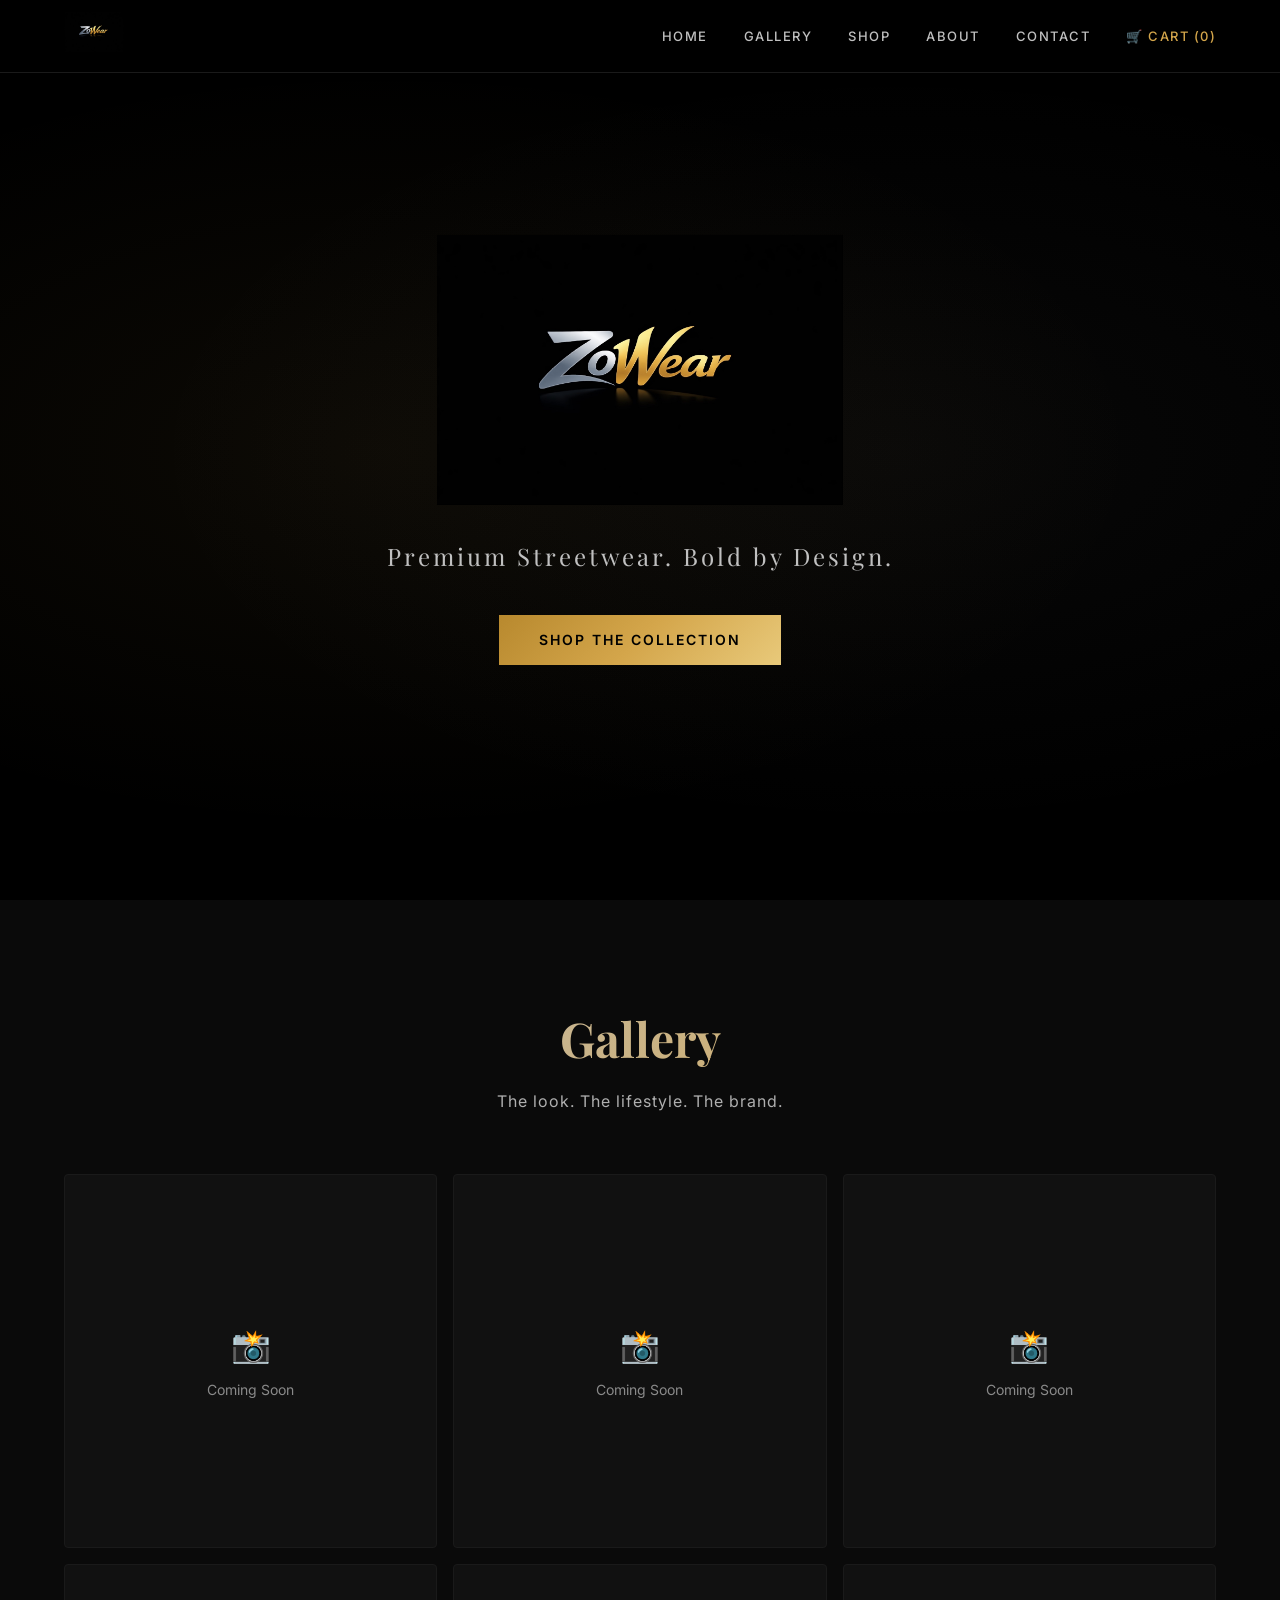
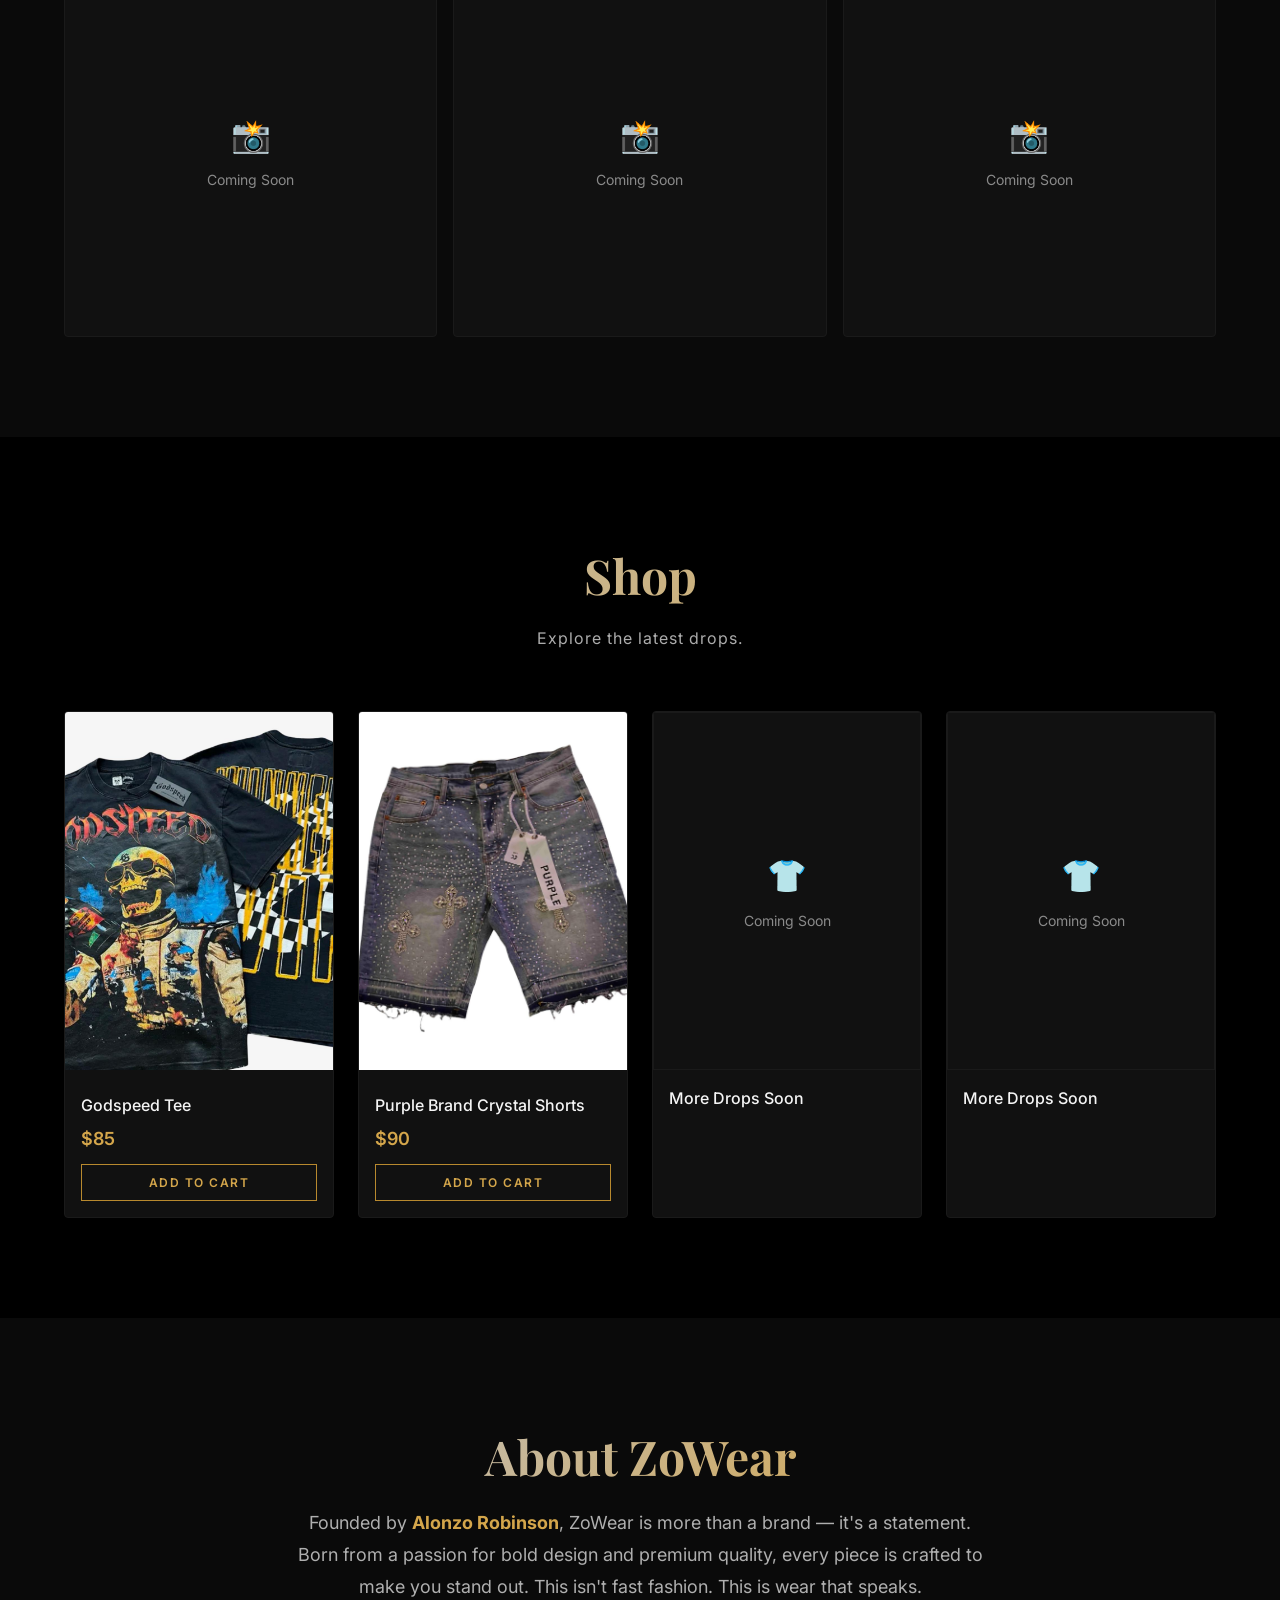
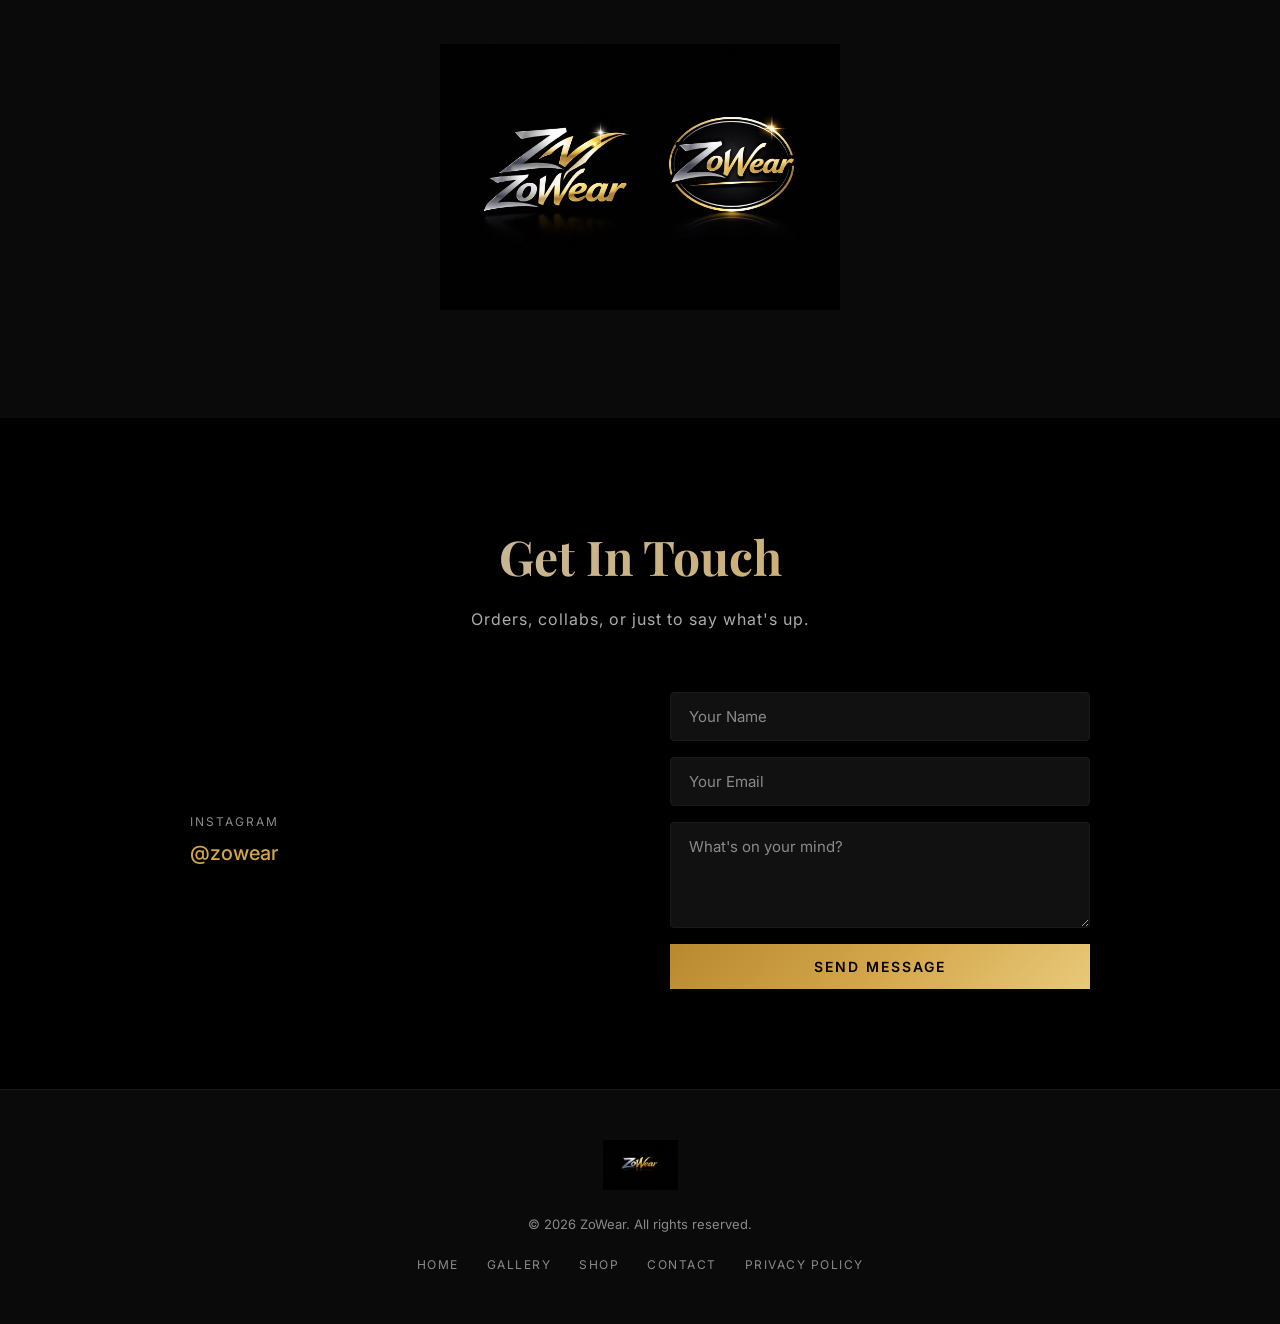
<file: index.html>
<!DOCTYPE html>
<html lang="en">
<head>
    <meta charset="UTF-8">
    <meta name="viewport" content="width=device-width, initial-scale=1.0">
    <title>ZoWear — Premium Streetwear by Alonzo Robinson</title>
    <meta name="description" content="ZoWear — Premium streetwear brand. Shop the latest collection from Alonzo Robinson.">
    <link rel="icon" type="image/png" href="assets/images/logo-main.png">
    <link rel="preconnect" href="https://fonts.googleapis.com">
    <link rel="preconnect" href="https://fonts.gstatic.com" crossorigin>
    <link href="https://fonts.googleapis.com/css2?family=Playfair+Display:wght@400;700&family=Inter:wght@300;400;500;600&display=swap" rel="stylesheet">
    <link rel="stylesheet" href="assets/css/style.css">
    <!-- Snipcart -->
    <link rel="stylesheet" href="https://cdn.snipcart.com/themes/v3.7.1/default/snipcart.css">
</head>
<body>

    <!-- NAVIGATION -->
    <nav class="nav" id="nav">
        <div class="nav-inner">
            <a href="#" class="nav-logo">
                <img src="assets/images/logo-main.png" alt="ZoWear" class="nav-logo-img">
            </a>
            <button class="nav-toggle" id="navToggle" aria-label="Menu">
                <span></span><span></span><span></span>
            </button>
            <ul class="nav-links" id="navLinks">
                <li><a href="#home">Home</a></li>
                <li><a href="#gallery">Gallery</a></li>
                <li><a href="#catalog">Shop</a></li>
                <li><a href="#about">About</a></li>
                <li><a href="#contact">Contact</a></li>
                <li><a href="#" class="snipcart-checkout nav-cart">🛒 Cart (<span class="snipcart-items-count">0</span>)</a></li>
            </ul>
        </div>
    </nav>

    <!-- HERO -->
    <section class="hero" id="home">
        <div class="hero-overlay"></div>
        <div class="hero-content">
            <img src="assets/images/logo-main.png" alt="ZoWear" class="hero-logo">
            <p class="hero-tagline">Premium Streetwear. Bold by Design.</p>
            <a href="#catalog" class="btn btn-gold">Shop the Collection</a>
        </div>
    </section>

    <!-- GALLERY -->
    <section class="section gallery-section" id="gallery">
        <div class="container">
            <h2 class="section-title">Gallery</h2>
            <p class="section-subtitle">The look. The lifestyle. The brand.</p>
            <div class="gallery-grid" id="galleryGrid">
                <div class="gallery-item placeholder-item">
                    <div class="placeholder-content">
                        <span class="placeholder-icon">📸</span>
                        <span>Coming Soon</span>
                    </div>
                </div>
                <div class="gallery-item placeholder-item">
                    <div class="placeholder-content">
                        <span class="placeholder-icon">📸</span>
                        <span>Coming Soon</span>
                    </div>
                </div>
                <div class="gallery-item placeholder-item">
                    <div class="placeholder-content">
                        <span class="placeholder-icon">📸</span>
                        <span>Coming Soon</span>
                    </div>
                </div>
                <div class="gallery-item placeholder-item">
                    <div class="placeholder-content">
                        <span class="placeholder-icon">📸</span>
                        <span>Coming Soon</span>
                    </div>
                </div>
                <div class="gallery-item placeholder-item">
                    <div class="placeholder-content">
                        <span class="placeholder-icon">📸</span>
                        <span>Coming Soon</span>
                    </div>
                </div>
                <div class="gallery-item placeholder-item">
                    <div class="placeholder-content">
                        <span class="placeholder-icon">📸</span>
                        <span>Coming Soon</span>
                    </div>
                </div>
            </div>
        </div>
    </section>

    <!-- CATALOG -->
    <section class="section catalog-section" id="catalog">
        <div class="container">
            <h2 class="section-title">Shop</h2>
            <p class="section-subtitle">Explore the latest drops.</p>
            <div class="catalog-grid" id="catalogGrid">
                <!--
                    PRODUCT TEMPLATE — Duplicate this block for each product.
                    Replace: id, name, price, image, description, url
                    The data-item-url MUST match the live page URL for Snipcart validation.
                -->
                <div class="product-card">
                    <div class="product-image">
                        <img src="assets/images/products/godspeed-tee.jpg" alt="Godspeed Tee">
                    </div>
                    <div class="product-info">
                        <h3 class="product-name">Godspeed Tee</h3>
                        <p class="product-price">$85</p>
                        <button class="btn btn-buy snipcart-add-item"
                            data-item-id="godspeed-tee"
                            data-item-name="Godspeed Tee"
                            data-item-price="85.00"
                            data-item-url="/"
                            data-item-description="Godspeed graphic tee — front & back print"
                            data-item-image="assets/images/products/godspeed-tee.jpg"
                            data-item-custom1-name="Size"
                            data-item-custom1-options="S|M|L|XL|XXL">
                            Add to Cart
                        </button>
                    </div>
                </div>
                <div class="product-card">
                    <div class="product-image">
                        <img src="assets/images/products/purple-shorts.jpg" alt="Purple Brand Crystal Shorts">
                    </div>
                    <div class="product-info">
                        <h3 class="product-name">Purple Brand Crystal Shorts</h3>
                        <p class="product-price">$90</p>
                        <button class="btn btn-buy snipcart-add-item"
                            data-item-id="purple-crystal-shorts"
                            data-item-name="Purple Brand Crystal Shorts"
                            data-item-price="90.00"
                            data-item-url="/"
                            data-item-description="Purple Brand denim shorts with crystal cross detail"
                            data-item-image="assets/images/products/purple-shorts.jpg"
                            data-item-custom1-name="Size"
                            data-item-custom1-options="28|30|32|34|36|38">
                            Add to Cart
                        </button>
                    </div>
                </div>
                <div class="product-card">
                    <div class="product-image placeholder-item">
                        <div class="placeholder-content">
                            <span class="placeholder-icon">👕</span>
                            <span>Coming Soon</span>
                        </div>
                    </div>
                    <div class="product-info">
                        <h3 class="product-name">More Drops Soon</h3>
                        <p class="product-price">&nbsp;</p>
                    </div>
                </div>
                <div class="product-card">
                    <div class="product-image placeholder-item">
                        <div class="placeholder-content">
                            <span class="placeholder-icon">👕</span>
                            <span>Coming Soon</span>
                        </div>
                    </div>
                    <div class="product-info">
                        <h3 class="product-name">More Drops Soon</h3>
                        <p class="product-price">&nbsp;</p>
                    </div>
                </div>
            </div>
        </div>
    </section>

    <!-- ABOUT -->
    <section class="section about-section" id="about">
        <div class="container">
            <div class="about-content">
                <h2 class="section-title">About ZoWear</h2>
                <p class="about-text">
                    Founded by <strong>Alonzo Robinson</strong>, ZoWear is more than a brand — it's a statement. 
                    Born from a passion for bold design and premium quality, every piece is crafted to make you 
                    stand out. This isn't fast fashion. This is wear that speaks.
                </p>
                <div class="about-founder">
                    <img src="assets/images/logo-variants.png" alt="ZoWear Logos" class="about-logo">
                </div>
            </div>
        </div>
    </section>

    <!-- CONTACT -->
    <section class="section contact-section" id="contact">
        <div class="container">
            <h2 class="section-title">Get In Touch</h2>
            <p class="section-subtitle">Orders, collabs, or just to say what's up.</p>
            <div class="contact-grid">
                <div class="contact-info">
                    <div class="contact-item">
                        <span class="contact-label">Instagram</span>
                        <a href="https://instagram.com/zowear" target="_blank" class="contact-link">@zowear</a>
                    </div>
                </div>
                <form class="contact-form" id="contactForm">
                    <input type="text" name="name" placeholder="Your Name" required>
                    <input type="email" name="email" placeholder="Your Email" required>
                    <textarea name="message" placeholder="What's on your mind?" rows="4" required></textarea>
                    <button type="submit" class="btn btn-gold">Send Message</button>
                </form>
            </div>
        </div>
    </section>

    <!-- FOOTER -->
    <footer class="footer">
        <div class="container">
            <img src="assets/images/logo-main.png" alt="ZoWear" class="footer-logo">
            <p class="footer-text">&copy; 2026 ZoWear. All rights reserved.</p>
            <div class="footer-links">
                <a href="#home">Home</a>
                <a href="#gallery">Gallery</a>
                <a href="#catalog">Shop</a>
                <a href="#contact">Contact</a>
                <a href="privacy.html">Privacy Policy</a>
            </div>
        </div>
    </footer>

    <!-- Snipcart Container — replace YOUR_API_KEY with your Snipcart public API key -->
    <div hidden id="snipcart" data-api-key="MTBiNGU2OTgtODFjNy00YzE5LWI1YmQtZDZmMjAwOTA1ZTdiNjM5MDk4MTg5Njk2MjgzODMz" data-config-modal-style="side" data-currency="usd">
    </div>
    <script async src="https://cdn.snipcart.com/themes/v3.7.1/default/snipcart.js"></script>
    <script src="assets/js/main.js"></script>
</body>
</html>
</file>
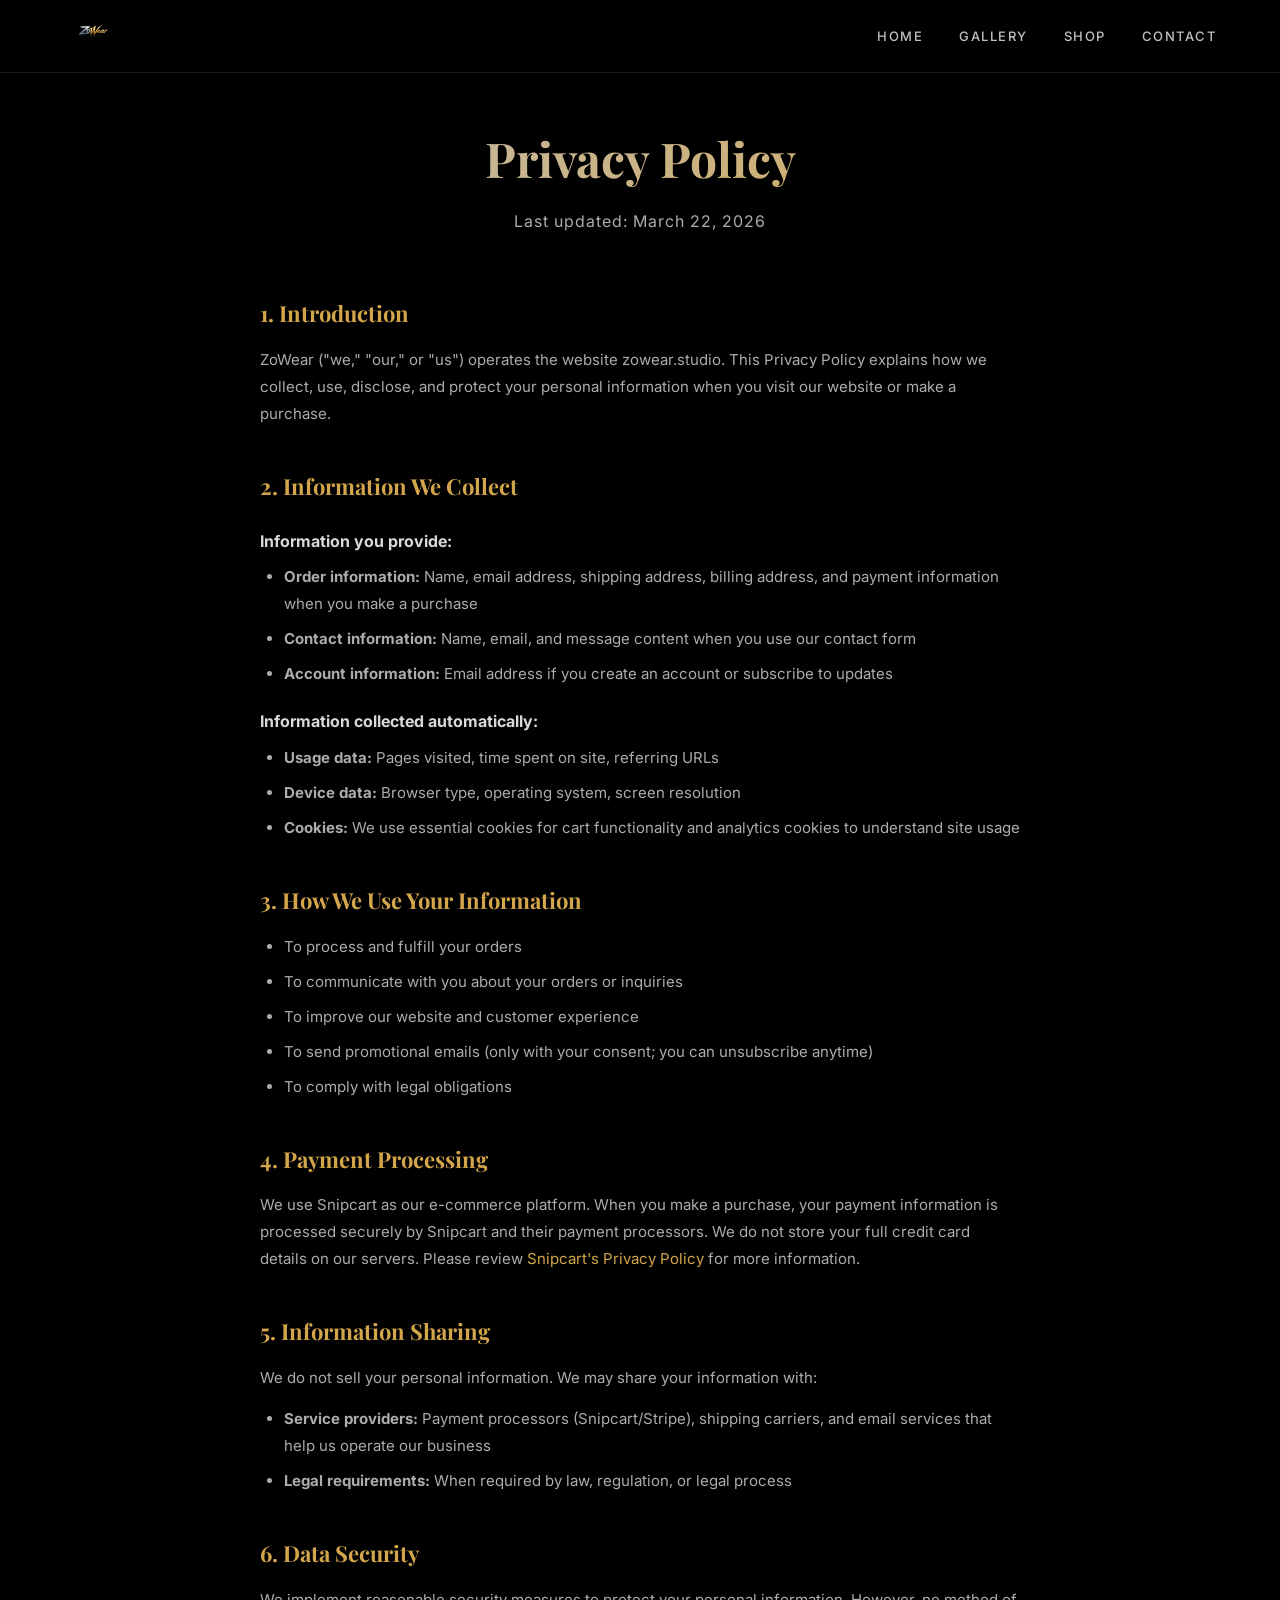
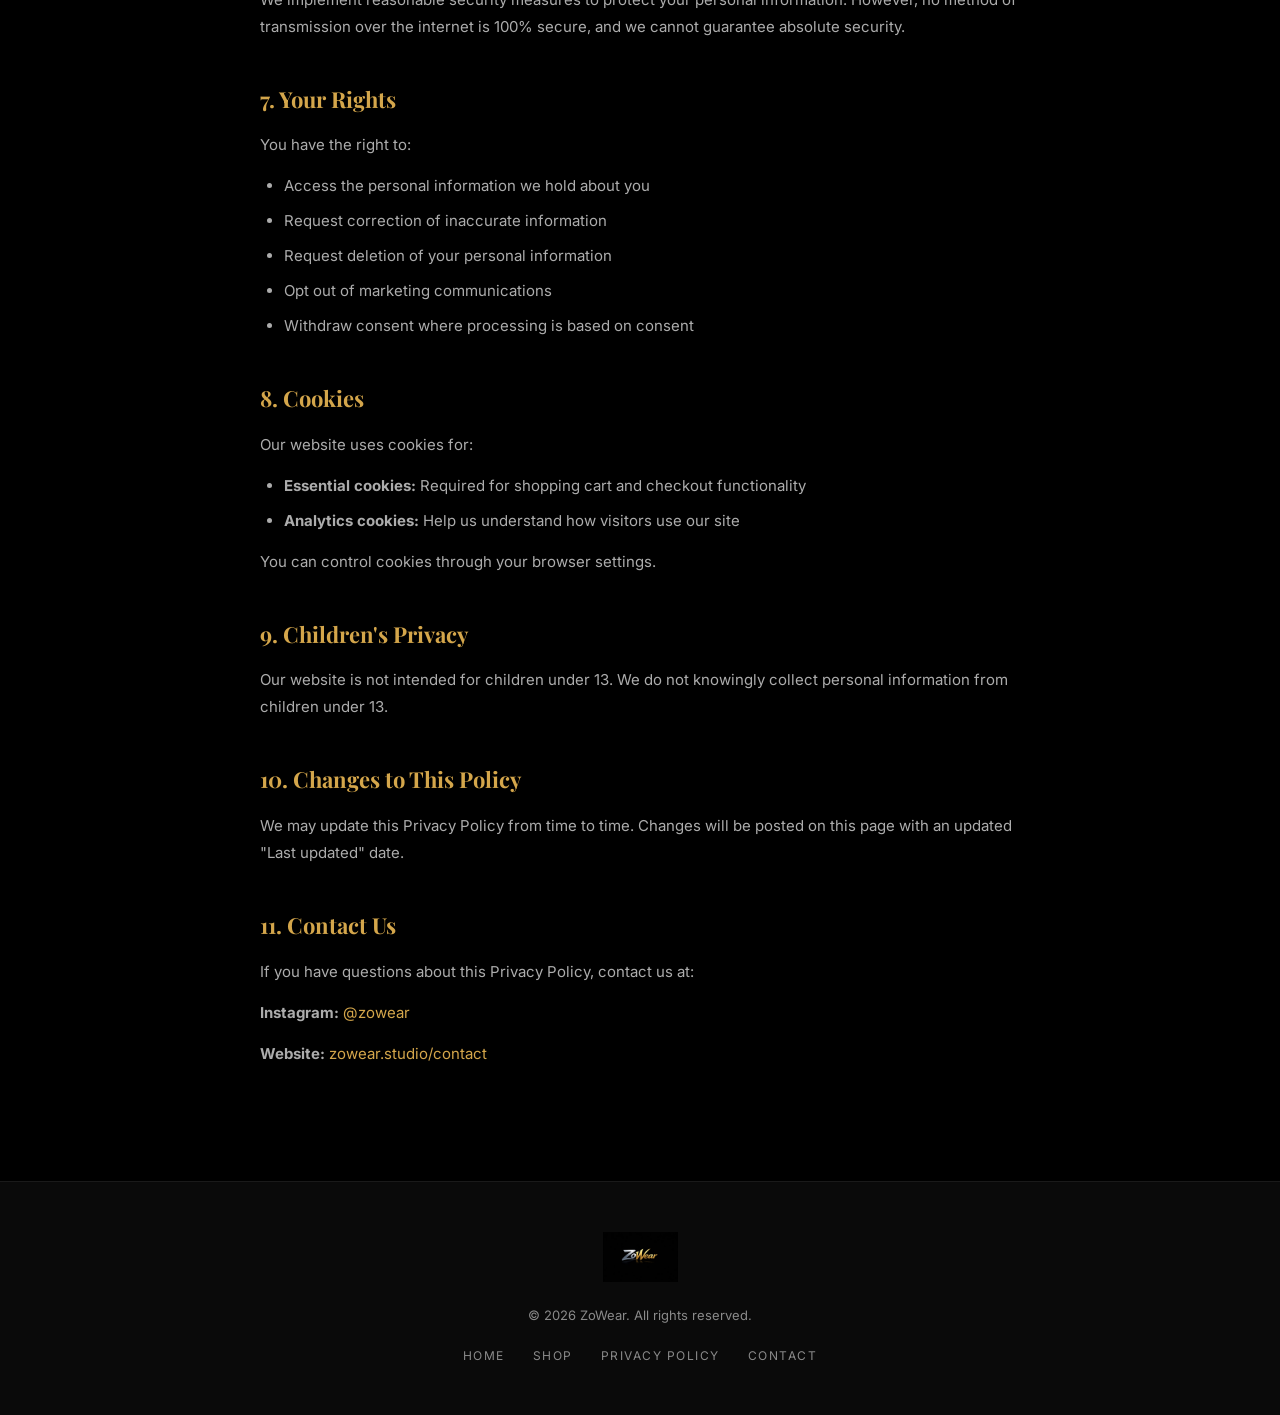
<file: privacy.html>
<!DOCTYPE html>
<html lang="en">
<head>
    <meta charset="UTF-8">
    <meta name="viewport" content="width=device-width, initial-scale=1.0">
    <title>Privacy Policy — ZoWear</title>
    <link rel="icon" type="image/png" href="assets/images/logo-main.png">
    <link rel="preconnect" href="https://fonts.googleapis.com">
    <link rel="preconnect" href="https://fonts.gstatic.com" crossorigin>
    <link href="https://fonts.googleapis.com/css2?family=Playfair+Display:wght@400;700&family=Inter:wght@300;400;500;600&display=swap" rel="stylesheet">
    <link rel="stylesheet" href="assets/css/style.css">
</head>
<body>

    <!-- NAVIGATION -->
    <nav class="nav" id="nav">
        <div class="nav-inner">
            <a href="index.html" class="nav-logo">
                <img src="assets/images/logo-main.png" alt="ZoWear" class="nav-logo-img">
            </a>
            <ul class="nav-links">
                <li><a href="index.html">Home</a></li>
                <li><a href="index.html#gallery">Gallery</a></li>
                <li><a href="index.html#catalog">Shop</a></li>
                <li><a href="index.html#contact">Contact</a></li>
            </ul>
        </div>
    </nav>

    <section class="section legal-section" style="padding-top: 120px;">
        <div class="container">
            <h1 class="section-title">Privacy Policy</h1>
            <p class="section-subtitle">Last updated: March 22, 2026</p>

            <div class="legal-content">
                <h2>1. Introduction</h2>
                <p>ZoWear ("we," "our," or "us") operates the website zowear.studio. This Privacy Policy explains how we collect, use, disclose, and protect your personal information when you visit our website or make a purchase.</p>

                <h2>2. Information We Collect</h2>
                <h3>Information you provide:</h3>
                <ul>
                    <li><strong>Order information:</strong> Name, email address, shipping address, billing address, and payment information when you make a purchase</li>
                    <li><strong>Contact information:</strong> Name, email, and message content when you use our contact form</li>
                    <li><strong>Account information:</strong> Email address if you create an account or subscribe to updates</li>
                </ul>

                <h3>Information collected automatically:</h3>
                <ul>
                    <li><strong>Usage data:</strong> Pages visited, time spent on site, referring URLs</li>
                    <li><strong>Device data:</strong> Browser type, operating system, screen resolution</li>
                    <li><strong>Cookies:</strong> We use essential cookies for cart functionality and analytics cookies to understand site usage</li>
                </ul>

                <h2>3. How We Use Your Information</h2>
                <ul>
                    <li>To process and fulfill your orders</li>
                    <li>To communicate with you about your orders or inquiries</li>
                    <li>To improve our website and customer experience</li>
                    <li>To send promotional emails (only with your consent; you can unsubscribe anytime)</li>
                    <li>To comply with legal obligations</li>
                </ul>

                <h2>4. Payment Processing</h2>
                <p>We use Snipcart as our e-commerce platform. When you make a purchase, your payment information is processed securely by Snipcart and their payment processors. We do not store your full credit card details on our servers. Please review <a href="https://snipcart.com/privacy" target="_blank">Snipcart's Privacy Policy</a> for more information.</p>

                <h2>5. Information Sharing</h2>
                <p>We do not sell your personal information. We may share your information with:</p>
                <ul>
                    <li><strong>Service providers:</strong> Payment processors (Snipcart/Stripe), shipping carriers, and email services that help us operate our business</li>
                    <li><strong>Legal requirements:</strong> When required by law, regulation, or legal process</li>
                </ul>

                <h2>6. Data Security</h2>
                <p>We implement reasonable security measures to protect your personal information. However, no method of transmission over the internet is 100% secure, and we cannot guarantee absolute security.</p>

                <h2>7. Your Rights</h2>
                <p>You have the right to:</p>
                <ul>
                    <li>Access the personal information we hold about you</li>
                    <li>Request correction of inaccurate information</li>
                    <li>Request deletion of your personal information</li>
                    <li>Opt out of marketing communications</li>
                    <li>Withdraw consent where processing is based on consent</li>
                </ul>

                <h2>8. Cookies</h2>
                <p>Our website uses cookies for:</p>
                <ul>
                    <li><strong>Essential cookies:</strong> Required for shopping cart and checkout functionality</li>
                    <li><strong>Analytics cookies:</strong> Help us understand how visitors use our site</li>
                </ul>
                <p>You can control cookies through your browser settings.</p>

                <h2>9. Children's Privacy</h2>
                <p>Our website is not intended for children under 13. We do not knowingly collect personal information from children under 13.</p>

                <h2>10. Changes to This Policy</h2>
                <p>We may update this Privacy Policy from time to time. Changes will be posted on this page with an updated "Last updated" date.</p>

                <h2>11. Contact Us</h2>
                <p>If you have questions about this Privacy Policy, contact us at:</p>
                <p><strong>Instagram:</strong> <a href="https://instagram.com/zowear" target="_blank">@zowear</a></p>
                <p><strong>Website:</strong> <a href="index.html#contact">zowear.studio/contact</a></p>
            </div>
        </div>
    </section>

    <footer class="footer">
        <div class="container">
            <img src="assets/images/logo-main.png" alt="ZoWear" class="footer-logo">
            <p class="footer-text">&copy; 2026 ZoWear. All rights reserved.</p>
            <div class="footer-links">
                <a href="index.html">Home</a>
                <a href="index.html#catalog">Shop</a>
                <a href="privacy.html">Privacy Policy</a>
                <a href="index.html#contact">Contact</a>
            </div>
        </div>
    </footer>

</body>
</html>
</file>
<file: assets/css/style.css>
/* ================================================
   ZoWear — Premium Streetwear
   Color Palette: Black, Gold, Silver
   ================================================ */

:root {
    --black: #000000;
    --black-soft: #0a0a0a;
    --black-card: #111111;
    --black-border: #1a1a1a;
    --gold: #D4A64B;
    --gold-light: #E8C97A;
    --gold-dark: #B8892E;
    --silver: #C0C0C0;
    --silver-light: #D9D9D9;
    --silver-dark: #8A8A8A;
    --white: #F5F5F5;
    --white-muted: rgba(245, 245, 245, 0.7);
    --font-display: 'Playfair Display', Georgia, serif;
    --font-body: 'Inter', -apple-system, sans-serif;
}

/* ---- RESET ---- */
*, *::before, *::after {
    margin: 0;
    padding: 0;
    box-sizing: border-box;
}

html {
    scroll-behavior: smooth;
    scroll-padding-top: 80px;
}

body {
    font-family: var(--font-body);
    background: var(--black);
    color: var(--white);
    line-height: 1.6;
    overflow-x: hidden;
}

a {
    color: var(--gold);
    text-decoration: none;
    transition: color 0.3s ease;
}
a:hover {
    color: var(--gold-light);
}

img {
    max-width: 100%;
    height: auto;
}

.container {
    max-width: 1200px;
    margin: 0 auto;
    padding: 0 24px;
}

/* ---- BUTTONS ---- */
.btn {
    display: inline-block;
    padding: 14px 40px;
    font-family: var(--font-body);
    font-size: 14px;
    font-weight: 600;
    text-transform: uppercase;
    letter-spacing: 2px;
    border: none;
    cursor: pointer;
    transition: all 0.3s ease;
}

.btn-gold {
    background: linear-gradient(135deg, var(--gold-dark), var(--gold), var(--gold-light));
    color: var(--black);
}
.btn-gold:hover {
    background: linear-gradient(135deg, var(--gold), var(--gold-light), #f0dca0);
    color: var(--black);
    transform: translateY(-2px);
    box-shadow: 0 8px 30px rgba(212, 166, 75, 0.3);
}

/* ---- NAVIGATION ---- */
.nav {
    position: fixed;
    top: 0;
    left: 0;
    right: 0;
    z-index: 1000;
    background: rgba(0, 0, 0, 0.9);
    backdrop-filter: blur(20px);
    border-bottom: 1px solid var(--black-border);
    transition: background 0.3s ease;
}

.nav-inner {
    max-width: 1200px;
    margin: 0 auto;
    padding: 0 24px;
    display: flex;
    align-items: center;
    justify-content: space-between;
    height: 72px;
}

.nav-logo-img {
    height: 40px;
    width: auto;
}

.nav-links {
    display: flex;
    list-style: none;
    gap: 36px;
}

.nav-links a {
    color: var(--silver);
    font-size: 13px;
    font-weight: 500;
    text-transform: uppercase;
    letter-spacing: 1.5px;
    transition: color 0.3s ease;
}
.nav-links a:hover {
    color: var(--gold);
}

.nav-toggle {
    display: none;
    flex-direction: column;
    gap: 5px;
    background: none;
    border: none;
    cursor: pointer;
    padding: 4px;
}
.nav-toggle span {
    display: block;
    width: 24px;
    height: 2px;
    background: var(--silver);
    transition: all 0.3s ease;
}

/* ---- HERO ---- */
.hero {
    position: relative;
    min-height: 100vh;
    display: flex;
    align-items: center;
    justify-content: center;
    text-align: center;
    background: var(--black);
    overflow: hidden;
}

.hero::before {
    content: '';
    position: absolute;
    top: 0; left: 0; right: 0; bottom: 0;
    background:
        radial-gradient(ellipse at 30% 50%, rgba(212, 166, 75, 0.06) 0%, transparent 60%),
        radial-gradient(ellipse at 70% 50%, rgba(192, 192, 192, 0.04) 0%, transparent 60%);
}

.hero-content {
    position: relative;
    z-index: 1;
}

.hero-logo {
    max-width: 500px;
    width: 80%;
    margin-bottom: 24px;
    animation: fadeInUp 1s ease forwards;
}

.hero-tagline {
    font-family: var(--font-display);
    font-size: clamp(18px, 3vw, 24px);
    color: var(--silver);
    letter-spacing: 3px;
    margin-bottom: 40px;
    animation: fadeInUp 1s ease 0.2s forwards;
    opacity: 0;
}

.hero .btn {
    animation: fadeInUp 1s ease 0.4s forwards;
    opacity: 0;
}

@keyframes fadeInUp {
    from {
        opacity: 0;
        transform: translateY(30px);
    }
    to {
        opacity: 1;
        transform: translateY(0);
    }
}

/* ---- SECTIONS ---- */
.section {
    padding: 100px 0;
}

.section-title {
    font-family: var(--font-display);
    font-size: clamp(32px, 5vw, 48px);
    font-weight: 700;
    text-align: center;
    margin-bottom: 12px;
    background: linear-gradient(135deg, var(--silver), var(--gold));
    -webkit-background-clip: text;
    -webkit-text-fill-color: transparent;
    background-clip: text;
}

.section-subtitle {
    text-align: center;
    color: var(--white-muted);
    font-size: 16px;
    margin-bottom: 60px;
    letter-spacing: 1px;
}

/* ---- GALLERY ---- */
.gallery-section {
    background: var(--black-soft);
}

.gallery-grid {
    display: grid;
    grid-template-columns: repeat(3, 1fr);
    gap: 16px;
}

.gallery-item {
    aspect-ratio: 1;
    overflow: hidden;
    border-radius: 4px;
    cursor: pointer;
    transition: transform 0.3s ease;
}
.gallery-item:hover {
    transform: scale(1.02);
}
.gallery-item img {
    width: 100%;
    height: 100%;
    object-fit: cover;
}

.placeholder-item {
    background: var(--black-card);
    border: 1px solid var(--black-border);
    display: flex;
    align-items: center;
    justify-content: center;
}

.placeholder-content {
    display: flex;
    flex-direction: column;
    align-items: center;
    gap: 8px;
    color: var(--silver-dark);
    font-size: 14px;
}

.placeholder-icon {
    font-size: 32px;
}

/* ---- CATALOG ---- */
.catalog-section {
    background: var(--black);
}

.catalog-grid {
    display: grid;
    grid-template-columns: repeat(4, 1fr);
    gap: 24px;
}

.product-card {
    background: var(--black-card);
    border: 1px solid var(--black-border);
    border-radius: 4px;
    overflow: hidden;
    transition: all 0.3s ease;
}
.product-card:hover {
    border-color: var(--gold-dark);
    transform: translateY(-4px);
    box-shadow: 0 12px 40px rgba(212, 166, 75, 0.1);
}

.product-image {
    aspect-ratio: 3/4;
}
.product-image img {
    width: 100%;
    height: 100%;
    object-fit: cover;
}

.product-info {
    padding: 16px;
}

.product-name {
    font-family: var(--font-body);
    font-size: 16px;
    font-weight: 500;
    color: var(--white);
    margin-bottom: 6px;
}

.product-price {
    font-size: 18px;
    font-weight: 600;
    color: var(--gold);
}

/* ---- ABOUT ---- */
.about-section {
    background: var(--black-soft);
}

.about-content {
    max-width: 700px;
    margin: 0 auto;
    text-align: center;
}

.about-text {
    font-size: 18px;
    line-height: 1.8;
    color: var(--white-muted);
    margin-bottom: 40px;
}

.about-text strong {
    color: var(--gold);
}

.about-logo {
    max-width: 400px;
    margin: 0 auto;
}

/* ---- CONTACT ---- */
.contact-section {
    background: var(--black);
}

.contact-grid {
    display: grid;
    grid-template-columns: 1fr 1fr;
    gap: 60px;
    max-width: 900px;
    margin: 0 auto;
}

.contact-info {
    display: flex;
    flex-direction: column;
    justify-content: center;
    gap: 32px;
}

.contact-label {
    display: block;
    font-size: 12px;
    text-transform: uppercase;
    letter-spacing: 2px;
    color: var(--silver-dark);
    margin-bottom: 6px;
}

.contact-link {
    font-size: 20px;
    font-weight: 500;
    color: var(--gold);
}

.contact-form {
    display: flex;
    flex-direction: column;
    gap: 16px;
}

.contact-form input,
.contact-form textarea {
    width: 100%;
    padding: 14px 18px;
    background: var(--black-card);
    border: 1px solid var(--black-border);
    border-radius: 4px;
    color: var(--white);
    font-family: var(--font-body);
    font-size: 15px;
    transition: border-color 0.3s ease;
}
.contact-form input:focus,
.contact-form textarea:focus {
    outline: none;
    border-color: var(--gold);
}
.contact-form input::placeholder,
.contact-form textarea::placeholder {
    color: var(--silver-dark);
}

.contact-form textarea {
    resize: vertical;
    min-height: 100px;
}

/* ---- FOOTER ---- */
.footer {
    background: var(--black-soft);
    border-top: 1px solid var(--black-border);
    padding: 50px 0;
    text-align: center;
}

.footer-logo {
    height: 50px;
    margin-bottom: 16px;
}

.footer-text {
    color: var(--silver-dark);
    font-size: 13px;
    margin-bottom: 20px;
}

.footer-links {
    display: flex;
    justify-content: center;
    gap: 28px;
}

.footer-links a {
    color: var(--silver-dark);
    font-size: 12px;
    text-transform: uppercase;
    letter-spacing: 1.5px;
}
.footer-links a:hover {
    color: var(--gold);
}

/* ---- BUY BUTTON ---- */
.btn-buy {
    width: 100%;
    margin-top: 10px;
    padding: 10px 16px;
    font-size: 12px;
    letter-spacing: 1.5px;
    background: transparent;
    color: var(--gold);
    border: 1px solid var(--gold-dark);
    cursor: pointer;
    text-transform: uppercase;
    font-weight: 600;
    font-family: var(--font-body);
    transition: all 0.3s ease;
}
.btn-buy:hover {
    background: var(--gold);
    color: var(--black);
}

/* ---- CART LINK ---- */
.nav-cart {
    color: var(--gold) !important;
    cursor: pointer;
}

/* ---- LEGAL PAGES ---- */
.legal-content {
    max-width: 760px;
    margin: 0 auto;
    color: var(--white-muted);
    line-height: 1.8;
}

.legal-content h2 {
    font-family: var(--font-display);
    font-size: 22px;
    color: var(--gold);
    margin-top: 40px;
    margin-bottom: 12px;
}

.legal-content h3 {
    font-size: 16px;
    color: var(--silver-light);
    margin-top: 20px;
    margin-bottom: 8px;
}

.legal-content p {
    margin-bottom: 14px;
    font-size: 15px;
}

.legal-content ul {
    margin-bottom: 14px;
    padding-left: 24px;
}

.legal-content li {
    margin-bottom: 8px;
    font-size: 15px;
}

.legal-content a {
    color: var(--gold);
}

/* ---- RESPONSIVE ---- */
@media (max-width: 1024px) {
    .catalog-grid {
        grid-template-columns: repeat(3, 1fr);
    }
}

@media (max-width: 768px) {
    .nav-toggle {
        display: flex;
    }

    .nav-links {
        position: fixed;
        top: 72px;
        left: 0;
        right: 0;
        background: rgba(0, 0, 0, 0.98);
        flex-direction: column;
        align-items: center;
        padding: 40px 0;
        gap: 24px;
        transform: translateY(-100%);
        opacity: 0;
        pointer-events: none;
        transition: all 0.4s ease;
    }
    .nav-links.active {
        transform: translateY(0);
        opacity: 1;
        pointer-events: all;
    }

    .gallery-grid {
        grid-template-columns: repeat(2, 1fr);
    }

    .catalog-grid {
        grid-template-columns: repeat(2, 1fr);
    }

    .contact-grid {
        grid-template-columns: 1fr;
        gap: 40px;
    }

    .section {
        padding: 70px 0;
    }
}

@media (max-width: 480px) {
    .gallery-grid {
        grid-template-columns: 1fr;
    }

    .catalog-grid {
        grid-template-columns: repeat(2, 1fr);
        gap: 12px;
    }

    .product-info {
        padding: 12px;
    }

    .hero-logo {
        max-width: 300px;
    }
}
</file>
